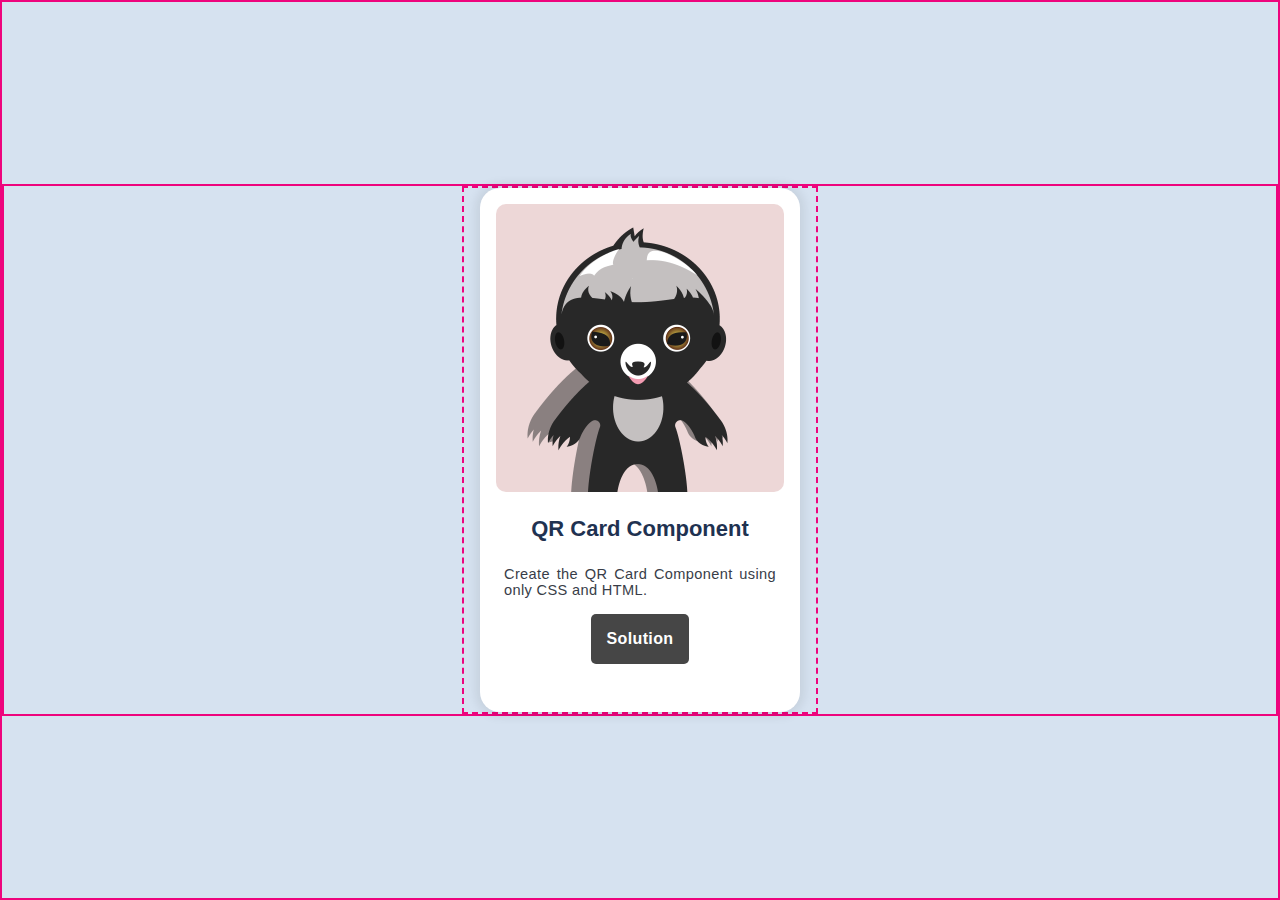
<file: index.html>
<!DOCTYPE html>
<html lang="en">
<head>
    <meta charset="UTF-8">
    <meta http-equiv="X-UA-Compatible" content="IE=edge">
    <meta name="viewport" content="width=device-width, initial-scale=1.0">
    <link rel="stylesheet" href="main.css">
    <title>JS Exercises</title>
</head>
<body>
<div class="wrapper">
  <div class="card-container">
    <div class="card">
      <div>
        <img class="img" src="./img/badger.png" alt="qr code">
          <h1 class="caption">QR Card Component</h1>
          <p class="text">
            Create the QR Card Component using only CSS and HTML.
          </p>
          <button lesson="one" id="1" onclick="navigateToLesson()">
            Solution
          </button>
        </div>
    </div>    
  </div>
</div>
    <script src="./script.js"></script>
</html>
</file>
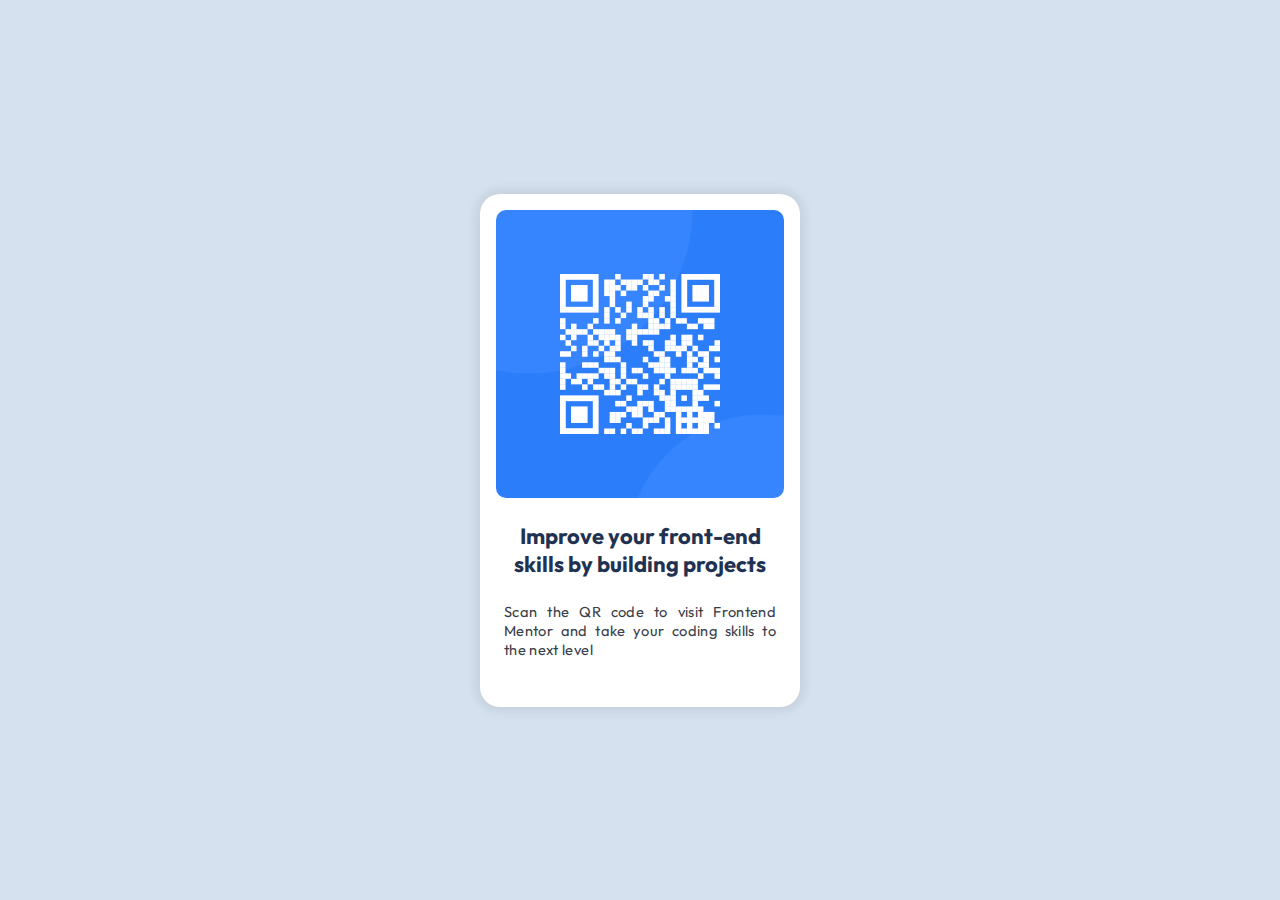
<file: challenge-01/index.html>
<!DOCTYPE html>
<html lang="en">

<head>
    <meta charset="UTF-8">
    <meta http-equiv="X-UA-Compatible" content="IE=edge">
    <meta name="viewport" content="width=device-width, initial-scale=1.0">
    <link rel="preconnect" href="https://fonts.googleapis.com">
    <link rel="preconnect" href="https://fonts.gstatic.com" crossorigin>
    <link href="https://fonts.googleapis.com/css2?family=Outfit:wght@400;700&display=swap" rel="stylesheet">
    <link rel="stylesheet" href="./styles.css">
    <title>Frontend Mentor Challenge 1</title>
</head>

<body>
    <!-- MAIN CONTAINER FOR COMPONENT -->
    <div class="container">
        <!-- Card Container -->
        <div class="card-container">
            <!-- Card Begins -->
            <div>
                <!-- Card Detail here -->
                <div class="card-content">
                    <div>
                        <img class="card-img__qr-code" src="./image-qr-code.png" width=288 height=288
                            alt="QR Code to scan" id="qr-code">
                    </div>
                    <div class="card-detail__title">
                        Improve your front-end skills by building projects
                    </div>
                    <div class="card-detail__copy">
                        Scan the QR code to visit Frontend Mentor and take your coding skills to the next level
                    </div>
                </div>
                <!-- Card Ends -->

            </div>
            <!-- Card Container ends -->
            <!-- REM button to toggle borders-->
            <!-- Add a button to turn borders on and off -->
        </div>
        <!-- MAIN CONTAINER FOR COMPONENT ENDS -->
</body>

</html>
</file>
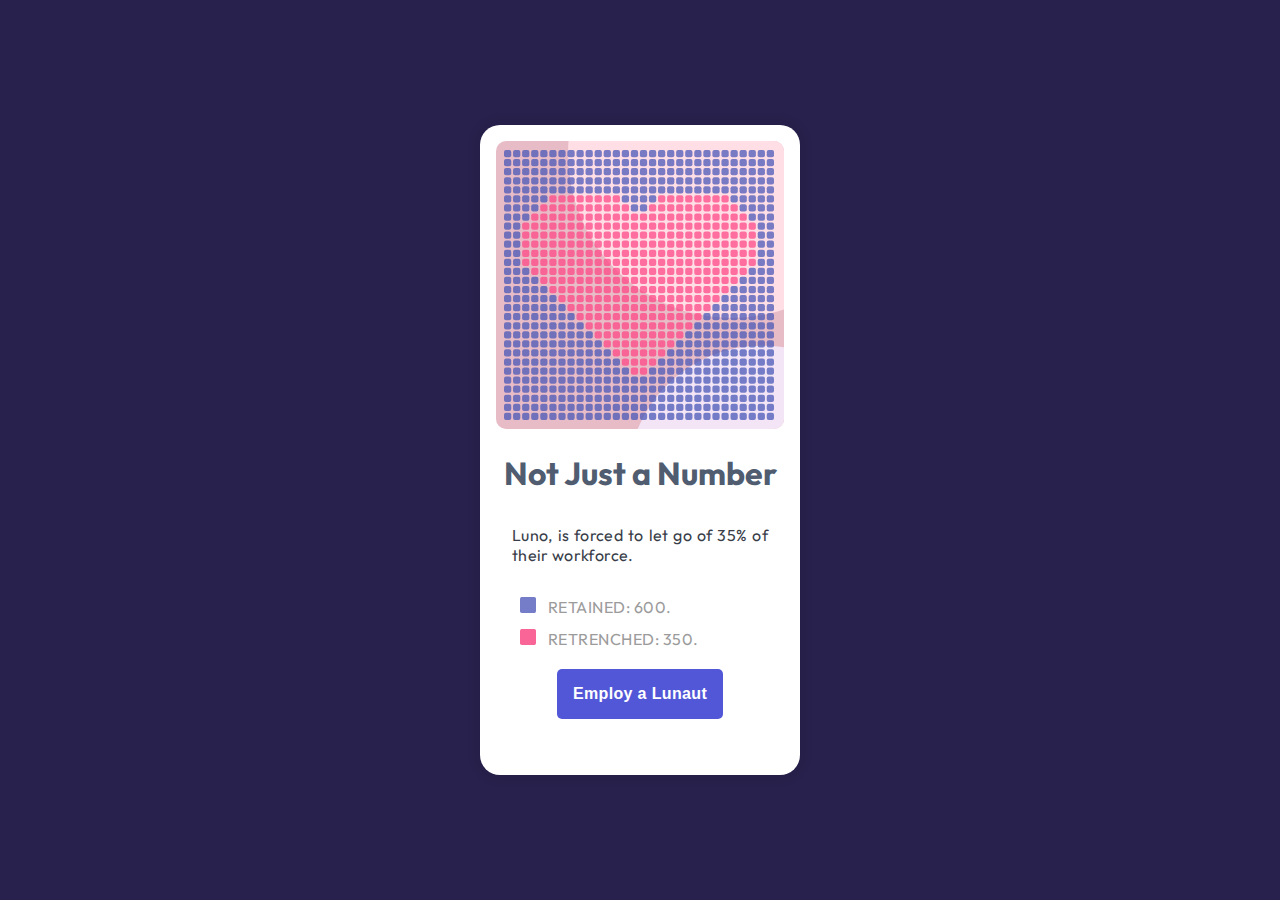
<file: nan/index.html>
<!DOCTYPE html>
<html lang="en">

<head>
  <meta charset="UTF-8">
  <meta http-equiv="X-UA-Compatible" content="IE=edge">
  <meta name="viewport" content="width=device-width, initial-scale=1.0">
  <link rel="preconnect" href="https://fonts.googleapis.com">
  <link rel="preconnect" href="https://fonts.gstatic.com" crossorigin>
  <link href="https://fonts.googleapis.com/css2?family=Outfit:wght@400;700&display=swap" rel="stylesheet">
  <link rel="stylesheet" href="main.css">
  <title>NaN: Not just a Number</title>
</head>

<body>
  <div class="wrapper">
    <div class="card-container">
      <div class="card">
        <div>
          <img id="myImg" src="./img/heart.svg" data-original="original.png">
          <script>
            var originalImg = document.getElementById("myImg");
            var newImg = "./img/alt-nan.png";
            swapImageOnHover(originalImg, newImg);
          </script>

          <h1 class="caption">Not Just a Number</h1>
          <p class="text">
            Luno, is forced to let go of 35% of their workforce.
          <ul>
            <li>
              <img src="./img/retained.png" class="icon"> Retained: 600.
            </li>
            <li>
              <img src="./img/retrenched.png" class="icon"> Retrenched: 350.
            </li>
          </ul>

          </p>
          <button lesson="one" id="1" onclick="navigateToLesson()">
            Employ a Lunaut
          </button>
        </div>
      </div>
    </div>

  </div>
  <script src="./script.js"></script>

</html>
</file>
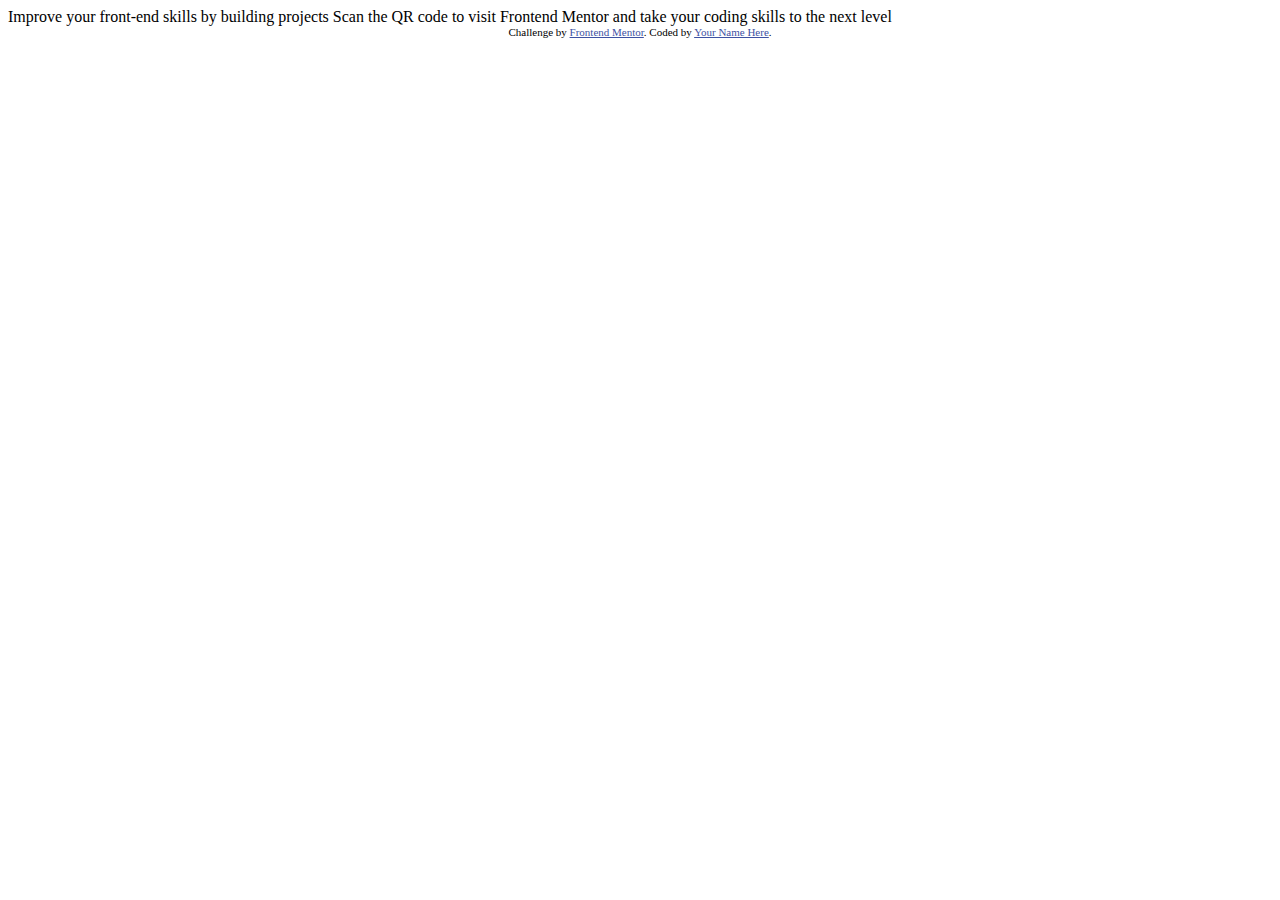
<file: challenge-01/qr-code-component-main/index.html>
<!DOCTYPE html>
<html lang="en">
<head>
  <meta charset="UTF-8">
  <meta name="viewport" content="width=device-width, initial-scale=1.0"> <!-- displays site properly based on user's device -->

  <link rel="icon" type="image/png" sizes="32x32" href="./images/favicon-32x32.png">
  
  <title>Frontend Mentor | QR code component</title>

  <!-- Feel free to remove these styles or customise in your own stylesheet 👍 -->
  <style>
    .attribution { font-size: 11px; text-align: center; }
    .attribution a { color: hsl(228, 45%, 44%); }
  </style>
</head>
<body>

  Improve your front-end skills by building projects

  Scan the QR code to visit Frontend Mentor and take your coding skills to the next level
  
  <div class="attribution">
    Challenge by <a href="https://www.frontendmentor.io?ref=challenge" target="_blank">Frontend Mentor</a>. 
    Coded by <a href="#">Your Name Here</a>.
  </div>
</body>
</html>
</file>
<file: main.css>
* {
    margin: 0;
    padding: 0;
    -webkit-box-sizing: border-box;
            box-sizing: border-box;
  }
  
  body {
    border: #ee047d solid 2px;
    display: -webkit-box;
    display: -ms-flexbox;
    display: flex;
    -webkit-box-pack: center;
        -ms-flex-pack: center;
            justify-content: center;
    -webkit-box-align: center;
        -ms-flex-align: center;
            align-items: center;
    min-height: 100vh;
    background-color: #d6e2f0;
    font-family: 'Outfit', sans-serif;
    text-align: center;
  }
ul {
    list-style: none;
    padding: 0.5rem;
  }


  li {
    list-style: none;
    padding: 0.25rem;
    margin: 16px;
  }

  a {
    font-style: normal;
    text-decoration: none;
    color: rgba(250, 250, 250, 0.6);
    text-align: justify;
    font-size: 0.9125rem;
    letter-spacing: 0.35px;
    
  }
  a:hover {
    color: slateblue;
    text-decoration: underline;
  }

button {
  
    background-color: #464646;
    color: white;
    border: none;
    border-radius: 5px;
    padding: 1rem;
    margin: 0.5rem;
    font-size: 1rem;
    font-weight: 700;
    letter-spacing: 0.35px;
    cursor: pointer;
  }

  .wrapper {
    border: #ee047d solid 2px;
    display: -webkit-box;
    display: -ms-flexbox;
    display: flex;
    -webkit-box-orient: vertical;
    -webkit-box-direction: normal;
        -ms-flex-direction: row;
            flex-direction: row;
    -webkit-box-align: center;
        -ms-flex-align: center;
            align-items: center;
    -webkit-box-pack: center;
        -ms-flex-pack: center;
            justify-content: center;
    width: 100%;
    height: 100%;
    
  }
  .card-container {
    border: #ee047d dashed 2px;
    /* Other styles for the container */
    /* Set the display property to flex */
    display: flex;
    /* Center the cards in the container */
    justify-content: center;
  }
  


  .card {
    /* Other styles for the card */
    /* Set the display property to flex */
    display: flex;
     /* Set the flex-grow property to 1 */
     flex-grow: 1;
    border: #03a2f8 dashed 0px;
    background-color: white;
    max-width: 375px;
    width: 320px;
    padding: 16px 16px 40px;
    margin: 0 16px;
    border-radius: 20px;
    -webkit-box-shadow: 0px 0px 10px 5px rgba(0, 0, 0, 0.07);
            box-shadow: 0px 0px 10px 5px rgba(0, 0, 0, 0.07);
  }
  
  .img {
    border: #03a2f8 dashed 0px;
    width: 100%;
    border-radius: 10px;
  }
  
  .caption {
    border: #03a2f8 dashed 0px;
    color: #1f3251;
    font-weight: 700;
    font-size: 1.375rem;
    margin: 20px 0 16px;
  }
  
  .text {
    border: #03a2f8 dashed 0px;
    text-align: justify;
    color: #383d48;
    font-size: 0.9125rem;
    padding: 0.5rem;
    letter-spacing: 0.35px;
  }
</file>
<file: challenge-01/styles.css>
:root {

  --white: #ffffff;
  --lightgray: #d5e1ef;
  --greyblue: #7D889E;
  --darkblue: #1F314F;
  --sans: "Outfit", sans-serif;


}

html {
  box-sizing: border-box;
}

*,
*:before,
*:after {
  box-sizing: inherit;
}

body {

  font-family: var(--sans), sans-serif;
  text-align: center;
  margin: 0;
  padding: 0;
  color: var(--greyblue);
  background-color: var(--lightgray);
}

.container {
  border: magenta 0px solid;
  display: grid;
  grid-template-columns: 1fr;
  grid-template-rows: 1fr;
  place-items: center;
  grid-template-areas: "card";
  gap: 0 0;
  height: 100vh;

}

/* CARD CONTAINER GOES HERE */

.card-container {
  /* Other styles for the card */
  grid-area: card;
  /* Set the display property to flex */
  display: flex;
  /* Set the flex-grow property to 1 */
  flex-grow: 1;
  border: #03a2f8 dashed 0px;
  background-color: white;
  max-width: 375px;
  width: 320px;
  padding: 16px 16px 40px;
  margin: 0 16px;
  border-radius: 20px;
  -webkit-box-shadow: 0px 0px 10px 5px rgba(0, 0, 0, 0.07);
  box-shadow: 0px 0px 10px 5px rgba(0, 0, 0, 0.07);
}

.card-img__qr-code {
  border: magenta dashed 0px;
  width: 100%;
  border-radius: 10px;
}

.card-detail__title {
  border: #03a2f8 dashed 0px;
  color: #1f3251;
  font-weight: 700;
  font-size: 1.375rem;
  margin: 20px 0 16px;
}

.card-detail__copy {
  border: #03a2f8 dashed 0px;
  text-align: justify;
  color: #383d48;
  font-size: 0.9125rem;
  padding: 0.5rem;
  letter-spacing: 0.35px;
}
</file>
<file: nan/main.css>
* {
  margin: 0;
  padding: 0;
  -webkit-box-sizing: border-box;
  box-sizing: border-box;
}

body {
  border: #ee047d solid 0px;
  display: -webkit-box;
  display: -ms-flexbox;
  display: flex;
  -webkit-box-pack: center;
  -ms-flex-pack: center;
  justify-content: center;
  -webkit-box-align: center;
  -ms-flex-align: center;
  align-items: center;
  min-height: 100vh;
  background-color: #28214d;
  font-family: 'Outfit', sans-serif;
  text-align: center;
}

ul {
  display: flex;
  flex-direction: column;
  align-items: baseline;
  list-style: none;
  padding: 0.5rem;
  padding-bottom: 0;
}


li {
  justify-self: start;
  align-items: flex-start;
  list-style: none;
  font-size: 1rem;
  color: rgb(155, 155, 155);
  padding: 0.25rem;
  padding-bottom: 1.5rem;
  margin: 4px;
  padding-bottom: 0;
  letter-spacing: 0.50px;
  text-transform: uppercase;

}

a {
  font-style: normal;
  text-decoration: none;
  color: rgba(250, 250, 250, 0.6);
  text-align: justify;
  font-size: 0.9125rem;
  letter-spacing: 0.35px;

}

a:hover {
  color: slateblue;
  text-decoration: underline;
}

button {

  background-color: #5257d8;
  color: white;
  border: none;
  border-radius: 5px;
  padding: 1rem;
  margin: 1rem;
  font-size: 1rem;
  font-weight: 700;
  letter-spacing: 0.35px;
  cursor: pointer;
}

.wrapper {
  display: flex;
  flex-direction: column;
  align-items: center;
  justify-content: center;
  width: 100%;
  height: 100%;
  padding: 0 1rem;

  border: #ee047d solid 0px;
  display: -webkit-box;
  display: -ms-flexbox;
  display: flex;
  -webkit-box-orient: vertical;
  -webkit-box-direction: normal;
  -ms-flex-direction: row;
  flex-direction: row;
  -webkit-box-align: center;
  -ms-flex-align: center;
  align-items: center;
  -webkit-box-pack: center;
  -ms-flex-pack: center;
  justify-content: center;
  width: 100%;
  height: 100%;

}

.card-container {
  border: #ee047d dashed 0px;
  /* Other styles for the container */
  /* Set the display property to flex */
  display: flex;
  /* Center the cards in the container */
  justify-content: center;

}



.card {
  /* Other styles for the card */
  /* Set the display property to flex */
  display: flex;
  /* Set the flex-grow property to 1 */
  flex-grow: 1;
  border: #03a2f8 dashed 0px;
  background-color: white;
  max-width: 375px;
  width: 320px;
  padding: 16px 16px 40px;
  margin: 0 16px;
  border-radius: 20px;
  -webkit-box-shadow: 0px 0px 10px 5px rgba(0, 0, 0, 0.07);
  box-shadow: 0px 0px 10px 5px rgba(0, 0, 0, 0.07);
}

.img {
  border: #03a2f8 dashed 0px;
  width: 100%;
  border-radius: 10px;
}

.caption {
  border: #03a2f8 dashed 0px;
  color: #505C6F;
  font-weight: 700;
  font-size: 2rem;
  margin: 20px 0 16px;
}

.text {
  border: #03a2f8 dashed 0px;
  text-align: justify;
  color: #383d48;
  font-size: 1rem;
  padding: 1rem;
  letter-spacing: 0.35px;
}

strong {
  border: #03a2f8 dashed 0px;
  text-align: justify;
  color: #383d48;
  font-size: 1rem;
  font-style: italic;
  padding: 1rem;
  letter-spacing: 0.35px;
}

.icon {
  border: #03a2f8 dashed 0px;
  color: #5257d8;
  font-size: 1.5rem;
  margin: 0 8px;
}

@media (max-width: 768px) {
  .card {
    display: flex;
    flex-direction: column;
    width: 100%;
    margin: 0;
  }
}
</file>
